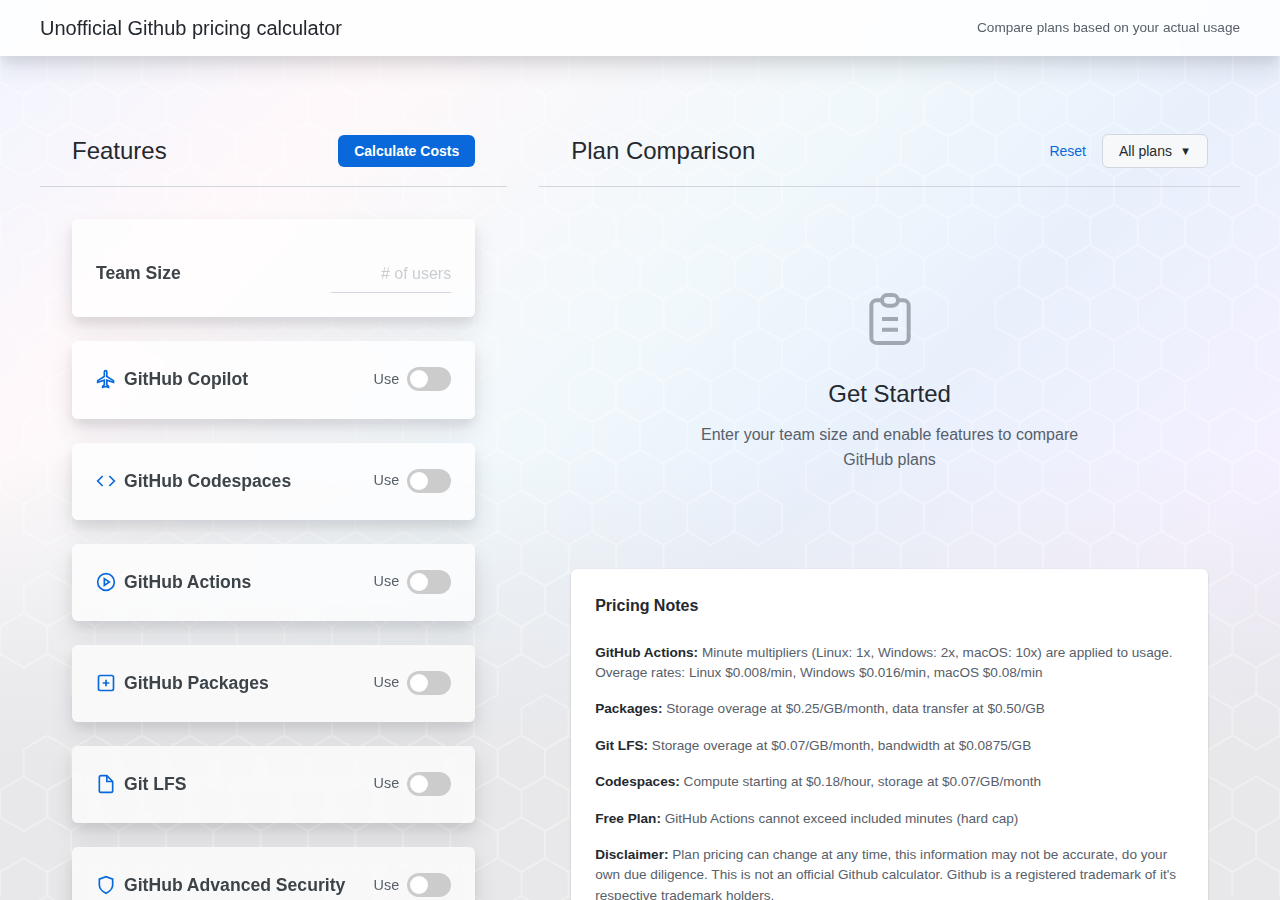
<file: index.html>
<!DOCTYPE html>
<html lang="en">
<head>
    <meta charset="UTF-8">
    <meta name="viewport" content="width=device-width, initial-scale=1.0">
    <title>GitHub Pricing Calculator</title>
    <link rel="stylesheet" href="styles.css">
</head>
<body>
    <header class="app-header">
        <div class="header-content">
            <h1>Unofficial Github pricing calculator</h1>
            <p class="subtitle">Compare plans based on your actual usage</p>
        </div>
    </header>

    <div class="container">

        <div class="calculator-grid">
            <!-- Usage Input Panel -->
            <div class="panel usage-panel">
                <div class="panel-header">
                    <h2>Features</h2>
                    <button id="calculate-btn" class="btn-calculate">Calculate Costs</button>
                </div>
                <div class="panel-content">

                <div class="section team-size-section" data-section="team-size">
                    <div class="team-size-header">
                        <h3>Team Size</h3>
                        <input type="number" id="users" class="team-size-input" placeholder="# of users" min="1" max="10000">
                    </div>
                    <span class="validation-warning" id="team-size-warning" style="display: none;">Please enter team size to calculate costs</span>
                </div>

                <div class="section collapsed" data-section="copilot">
                    <div class="section-header-wrapper">
                        <h3>
                            <svg class="section-icon" width="20" height="20" viewBox="0 0 24 24" fill="none" stroke="currentColor" stroke-width="2">
                                <path d="M21 16v-2l-8-5V3.5c0-.83-.67-1.5-1.5-1.5S10 2.67 10 3.5V9l-8 5v2l8-2.5V19l-2 1.5V22l3.5-1 3.5 1v-1.5L13 19v-5.5l8 2.5z"></path>
                            </svg>
                            GitHub Copilot
                        </h3>
                        <div class="section-checkbox-wrapper">
                            <label class="section-checkbox-label" for="toggle-copilot">Use</label>
                            <label class="toggle-switch">
                                <input type="checkbox" class="section-checkbox" id="toggle-copilot">
                                <span class="toggle-slider"></span>
                            </label>
                        </div>
                    </div>
                    <div class="section-info">
                        AI-powered code completion and chat assistance. Plans start at Free for individuals, $19/month for organizations
                    </div>
                    <div class="section-content">
                        <!-- Collapse Toggle -->
                        <div class="section-collapse-toggle">
                            <span class="collapse-line"></span>
                            <button type="button" class="collapse-chevron" aria-label="Toggle section">▼</button>
                            <span class="collapse-line"></span>
                        </div>

                        <!-- Summary when collapsed -->
                        <div class="section-summary" style="display: none;">
                            <span id="copilot-summary">Not configured</span>
                        </div>

                        <!-- Main content -->
                        <div class="section-main-content">
                        <!-- Number of Copilot Users -->
                        <div class="input-group" style="margin-bottom: 1.5rem;">
                            <label for="copilot-users">Number of Copilot Users</label>
                            <input type="number" id="copilot-users" placeholder="Leave blank to use team size" min="0" max="100000">
                            <span class="validation-error" id="copilot-users-error" style="display: none;">Cannot exceed team size</span>
                        </div>

                        <!-- Individual Plans -->
                        <div id="copilot-individual-plans" class="copilot-plans-section">
                            <h4 class="copilot-section-title">Individual Plans</h4>
                            <div class="copilot-plan-options">
                                <label class="copilot-plan-option">
                                    <input type="radio" name="copilot-plan" value="individual-free" id="copilot-individual-free">
                                    <div class="copilot-plan-details">
                                        <div class="copilot-plan-name">Free</div>
                                        <div class="copilot-plan-description">2,000 completions and 50 chat requests per month</div>
                                        <div class="copilot-plan-price">$0.00 USD/month</div>
                                    </div>
                                </label>
                                <label class="copilot-plan-option">
                                    <input type="radio" name="copilot-plan" value="individual-pro" id="copilot-individual-pro">
                                    <div class="copilot-plan-details">
                                        <div class="copilot-plan-name">Pro</div>
                                        <div class="copilot-plan-description">Unlimited code completion, chat assistance, and mobile access</div>
                                        <div class="copilot-plan-price">$10.00 USD/month</div>
                                    </div>
                                </label>
                                <label class="copilot-plan-option">
                                    <input type="radio" name="copilot-plan" value="individual-pro-plus" id="copilot-individual-pro-plus">
                                    <div class="copilot-plan-details">
                                        <div class="copilot-plan-name">Pro+</div>
                                        <div class="copilot-plan-description">Maximum flexibility and model choice</div>
                                        <div class="copilot-plan-price">$39.00 USD/month</div>
                                    </div>
                                </label>
                            </div>
                            <div id="copilot-individual-disabled-message" class="copilot-disabled-message" style="display: none;">
                                Individual plans are only available for a single user. Set Number of Copilot Users to 1 or less.
                            </div>
                        </div>

                        <!-- Organization Plans -->
                        <div class="copilot-plans-section">
                            <h4 class="copilot-section-title">Organization Plans</h4>
                            <div class="copilot-plan-options">
                                <label class="copilot-plan-option">
                                    <input type="radio" name="copilot-plan" value="org-business" id="copilot-org-business">
                                    <div class="copilot-plan-details">
                                        <div class="copilot-plan-name">Business</div>
                                        <div class="copilot-plan-description">Team-wide AI pair programming with enterprise-grade security and management</div>
                                        <div class="copilot-plan-price">$19.00 USD/month per developer</div>
                                    </div>
                                </label>
                                <label class="copilot-plan-option">
                                    <input type="radio" name="copilot-plan" value="org-enterprise" id="copilot-org-enterprise">
                                    <div class="copilot-plan-details">
                                        <div class="copilot-plan-name">Enterprise</div>
                                        <div class="copilot-plan-description">Custom deployment with advanced security, compliance, and policy controls</div>
                                        <div class="copilot-plan-price">$39.00 USD/month per developer</div>
                                    </div>
                                </label>
                            </div>
                        </div>

                        <!-- Overage Fees -->
                        <div class="copilot-plans-section">
                            <h4 class="copilot-section-title">Overage Fees</h4>
                            <p class="copilot-overage-description">GitHub Copilot requests exceeding the plan's request limit. See the GitHub Copilot documentation for details.</p>
                            <div class="input-group">
                                <label for="copilot-overage-requests">Overage requests per month ($0.04 USD per request)</label>
                                <input type="number" id="copilot-overage-requests" placeholder="0" min="0" max="1000000">
                            </div>
                        </div>
                        </div><!-- end section-main-content -->
                    </div>
                </div>

                <div class="section collapsed" data-section="codespaces">
                    <div class="section-header-wrapper">
                        <h3>
                            <svg class="section-icon" width="20" height="20" viewBox="0 0 24 24" fill="none" stroke="currentColor" stroke-width="2">
                                <polyline points="16 18 22 12 16 6"></polyline>
                                <polyline points="8 6 2 12 8 18"></polyline>
                            </svg>
                            GitHub Codespaces
                        </h3>
                        <div class="section-checkbox-wrapper">
                            <label class="section-checkbox-label" for="toggle-codespaces">Use</label>
                            <label class="toggle-switch">
                                <input type="checkbox" class="section-checkbox" id="toggle-codespaces">
                                <span class="toggle-slider"></span>
                            </label>
                        </div>
                    </div>
                    <div class="section-info">
                        Compute from $0.18/hour (2-core), Storage $0.07/GB/month
                    </div>
                    <div class="section-content">
                        <!-- Collapse Toggle -->
                        <div class="section-collapse-toggle">
                            <span class="collapse-line"></span>
                            <button type="button" class="collapse-chevron" aria-label="Toggle section">▼</button>
                            <span class="collapse-line"></span>
                        </div>

                        <!-- Summary when collapsed -->
                        <div class="section-summary" style="display: none;">
                            <span id="codespaces-summary">Not configured</span>
                        </div>

                        <!-- Main content -->
                        <div class="section-main-content">
                        <div id="codespaces-container">
                            <!-- Codespace machine configurations will be added here -->
                        </div>
                        <div class="button-container-right">
                            <button type="button" id="add-codespace-btn-bottom" class="btn-secondary">+ Add Machine</button>
                        </div>
                        <div class="input-group">
                            <label for="stored-codespaces">Stored Codespaces per Developer</label>
                            <input type="number" id="stored-codespaces" placeholder="e.g. 3" min="0" max="100">
                        </div>
                        <div class="input-group">
                            <label for="avg-project-size">Average Project Size (GB)</label>
                            <input type="number" id="avg-project-size" placeholder="e.g. 10" min="0" max="1000" step="0.1">
                        </div>
                        <div id="total-codespaces-usage" class="usage-summary hidden">
                            <strong>Total Monthly Storage:</strong>
                            <span id="total-storage-gb"></span> GB
                        </div>
                        </div><!-- end section-main-content -->
                    </div>
                </div>

                <div class="section collapsed" data-section="actions">
                    <div class="section-header-wrapper">
                        <h3>
                            <svg class="section-icon" width="20" height="20" viewBox="0 0 24 24" fill="none" stroke="currentColor" stroke-width="2">
                                <circle cx="12" cy="12" r="10"></circle>
                                <polygon points="10 8 16 12 10 16 10 8"></polygon>
                            </svg>
                            GitHub Actions
                        </h3>
                        <div class="section-checkbox-wrapper">
                            <label class="section-checkbox-label" for="toggle-actions">Use</label>
                            <label class="toggle-switch">
                                <input type="checkbox" class="section-checkbox" id="toggle-actions">
                                <span class="toggle-slider"></span>
                            </label>
                        </div>
                    </div>
                    <div class="section-info">
                        Minute multipliers: Linux 1x, Windows 2x, macOS 10x. Overage: Linux $0.008/min, Windows $0.016/min, macOS $0.08/min
                    </div>
                    <div class="section-content">
                        <!-- Collapse Toggle -->
                        <div class="section-collapse-toggle">
                            <span class="collapse-line"></span>
                            <button type="button" class="collapse-chevron" aria-label="Toggle section">▼</button>
                            <span class="collapse-line"></span>
                        </div>

                        <!-- Summary when collapsed -->
                        <div class="section-summary" style="display: none;">
                            <span id="actions-summary">Not configured</span>
                        </div>

                        <!-- Main content -->
                        <div class="section-main-content">
                        <div class="toggle-option">
                            <span class="toggle-label">Primarily Public Repositories</span>
                            <div class="toggle-wrapper">
                                <label class="toggle-switch">
                                    <input type="checkbox" id="public-repos">
                                    <span class="toggle-slider"></span>
                                </label>
                            </div>
                        </div>
                        <div id="runners-container">
                            <!-- Runner configurations will be added here -->
                        </div>
                        <div class="button-container-right">
                            <button type="button" id="add-runner-btn-bottom" class="btn-secondary">+ Add Runner</button>
                        </div>
                        <div id="total-actions-usage" class="usage-summary hidden">
                            <strong>Total Monthly Usage:</strong>
                            <span id="total-actual-minutes"></span> actual minutes =
                            <span id="total-billed-minutes"></span> billed minutes
                        </div>
                        </div><!-- end section-main-content -->
                    </div>
                </div>

                <div class="section collapsed" data-section="packages">
                    <div class="section-header-wrapper">
                        <h3>
                            <svg class="section-icon" width="20" height="20" viewBox="0 0 24 24" fill="none" stroke="currentColor" stroke-width="2">
                                <rect x="3" y="3" width="18" height="18" rx="2"></rect>
                                <path d="M12 8v8M8 12h8"></path>
                            </svg>
                            GitHub Packages
                        </h3>
                        <div class="section-checkbox-wrapper">
                            <label class="section-checkbox-label" for="toggle-packages">Use</label>
                            <label class="toggle-switch">
                                <input type="checkbox" class="section-checkbox" id="toggle-packages">
                                <span class="toggle-slider"></span>
                            </label>
                        </div>
                    </div>
                    <div class="section-info">
                        Storage $0.25/GB/month, Data transfer $0.50/GB
                    </div>
                    <div class="section-content">
                        <!-- Collapse Toggle -->
                        <div class="section-collapse-toggle">
                            <span class="collapse-line"></span>
                            <button type="button" class="collapse-chevron" aria-label="Toggle section">▼</button>
                            <span class="collapse-line"></span>
                        </div>

                        <!-- Summary when collapsed -->
                        <div class="section-summary" style="display: none;">
                            <span id="packages-summary">Not configured</span>
                        </div>

                        <!-- Main content -->
                        <div class="section-main-content">
                        <div class="input-group">
                            <label for="package-storage">Storage Needed (GB)</label>
                            <input type="number" id="package-storage" placeholder="0" min="0" max="10000" step="0.1">
                        </div>
                        <div class="input-group">
                            <label for="package-transfer">Data Transfer per Month (GB)</label>
                            <input type="number" id="package-transfer" placeholder="0" min="0" max="10000" step="0.1">
                        </div>
                        </div><!-- end section-main-content -->
                    </div>
                </div>

                <div class="section collapsed" data-section="lfs">
                    <div class="section-header-wrapper">
                        <h3>
                            <svg class="section-icon" width="20" height="20" viewBox="0 0 24 24" fill="none" stroke="currentColor" stroke-width="2">
                                <path d="M13 2H6a2 2 0 0 0-2 2v16a2 2 0 0 0 2 2h12a2 2 0 0 0 2-2V9z"></path>
                                <polyline points="13 2 13 9 20 9"></polyline>
                            </svg>
                            Git LFS
                        </h3>
                        <div class="section-checkbox-wrapper">
                            <label class="section-checkbox-label" for="toggle-lfs">Use</label>
                            <label class="toggle-switch">
                                <input type="checkbox" class="section-checkbox" id="toggle-lfs">
                                <span class="toggle-slider"></span>
                            </label>
                        </div>
                    </div>
                    <div class="section-info">
                        Free tier varies by plan. Additional storage $0.07/GiB, additional data transfer out $0.0875/GiB
                    </div>
                    <div class="section-content">
                        <!-- Collapse Toggle -->
                        <div class="section-collapse-toggle">
                            <span class="collapse-line"></span>
                            <button type="button" class="collapse-chevron" aria-label="Toggle section">▼</button>
                            <span class="collapse-line"></span>
                        </div>

                        <!-- Summary when collapsed -->
                        <div class="section-summary" style="display: none;">
                            <span id="lfs-summary">Not configured</span>
                        </div>

                        <!-- Main content -->
                        <div class="section-main-content">
                        <p class="lfs-description">In the future, Git LFS will switch to metered billing.</p>
                        <div class="lfs-free-tiers">
                            <div class="free-tier-item">
                                <strong>Free plan:</strong> First 10 GiB storage and bandwidth free each month
                            </div>
                            <div class="free-tier-item">
                                <strong>Pro plan:</strong> First 10 GiB storage and bandwidth free each month
                            </div>
                            <div class="free-tier-item">
                                <strong>Teams or Enterprise plan:</strong> First 250 GiB storage and bandwidth free each month
                            </div>
                        </div>
                        <div class="input-group">
                            <label for="lfs-storage">Storage Needed (GiB)</label>
                            <input type="number" id="lfs-storage" placeholder="0" min="0" max="10000" step="0.1">
                        </div>
                        <div class="input-group">
                            <label for="lfs-bandwidth">Bandwidth per Month (GiB)</label>
                            <input type="number" id="lfs-bandwidth" placeholder="0" min="0" max="10000" step="0.1">
                        </div>
                        </div><!-- end section-main-content -->
                    </div>
                </div>

                <div class="section collapsed" data-section="ghas">
                    <div class="section-header-wrapper">
                        <h3>
                            <svg class="section-icon" width="20" height="20" viewBox="0 0 24 24" fill="none" stroke="currentColor" stroke-width="2">
                                <path d="M12 22s8-4 8-10V5l-8-3-8 3v7c0 6 8 10 8 10z"></path>
                            </svg>
                            GitHub Advanced Security
                        </h3>
                        <div class="section-checkbox-wrapper">
                            <label class="section-checkbox-label" for="toggle-ghas">Use</label>
                            <label class="toggle-switch">
                                <input type="checkbox" class="section-checkbox" id="toggle-ghas">
                                <span class="toggle-slider"></span>
                            </label>
                        </div>
                    </div>
                    <div class="section-info">
                        Secure code, from blueprint to execution. Code Security $30/committer, Secret Protection $19/committer
                    </div>
                    <div class="section-content">
                        <!-- Collapse Toggle -->
                        <div class="section-collapse-toggle">
                            <span class="collapse-line"></span>
                            <button type="button" class="collapse-chevron" aria-label="Toggle section">▼</button>
                            <span class="collapse-line"></span>
                        </div>

                        <!-- Summary when collapsed -->
                        <div class="section-summary" style="display: none;">
                            <span id="ghas-summary">Not configured</span>
                        </div>

                        <!-- Main content -->
                        <div class="section-main-content">
                        <p class="ghas-description">Customers pay for unique committers (contributors) that work on Private repositories for which a GitHub Advanced Security product is enabled. Every committer who has contributed to a repository in the last 90 days counts towards the total committer count. Please specify how many committers you expect to be working on your private repositories:</p>
                        <div class="input-group">
                            <label for="ghas-committers">Number of Committers</label>
                            <input type="number" id="ghas-committers" placeholder="Leave blank to use team size" min="0" max="10000">
                            <span class="validation-error" id="ghas-committers-error" style="display: none;">Cannot exceed team size</span>
                        </div>
                        <div class="ghas-products">
                            <div class="toggle-option">
                                <span class="toggle-label">Code Security - $30.00 USD/committer</span>
                                <div class="toggle-wrapper">
                                    <label class="toggle-label-text" for="ghas-code-security">Enable</label>
                                    <label class="toggle-switch">
                                        <input type="checkbox" id="ghas-code-security">
                                        <span class="toggle-slider"></span>
                                    </label>
                                </div>
                            </div>
                            <div class="toggle-option">
                                <span class="toggle-label">Secret Protection - $19.00 USD/committer</span>
                                <div class="toggle-wrapper">
                                    <label class="toggle-label-text" for="ghas-secret-protection">Enable</label>
                                    <label class="toggle-switch">
                                        <input type="checkbox" id="ghas-secret-protection">
                                        <span class="toggle-slider"></span>
                                    </label>
                                </div>
                            </div>
                        </div>
                        </div><!-- end section-main-content -->
                    </div>
                </div>

                <div class="section collapsed" data-section="other-features">
                    <div class="section-header-wrapper">
                        <h3>
                            <svg class="section-icon" width="20" height="20" viewBox="0 0 24 24" fill="none" stroke="currentColor" stroke-width="2">
                                <polyline points="20 6 9 17 4 12"></polyline>
                            </svg>
                            Other Feature Options
                        </h3>
                        <div class="section-checkbox-wrapper">
                            <label class="section-checkbox-label" for="toggle-other-features">Use</label>
                            <label class="toggle-switch">
                                <input type="checkbox" class="section-checkbox" id="toggle-other-features">
                                <span class="toggle-slider"></span>
                            </label>
                        </div>
                    </div>
                    <div class="section-info">
                        Track additional features that affect plan availability
                    </div>
                    <div class="section-content">
                        <!-- Collapse Toggle -->
                        <div class="section-collapse-toggle">
                            <span class="collapse-line"></span>
                            <button type="button" class="collapse-chevron" aria-label="Toggle section">▼</button>
                            <span class="collapse-line"></span>
                        </div>

                        <!-- Summary when collapsed -->
                        <div class="section-summary" style="display: none;">
                            <span id="other-features-summary">Not configured</span>
                        </div>

                        <!-- Main content -->
                        <div class="section-main-content">
                        <p class="feature-description">Select features your team needs. Features show availability by plan tier.</p>

                        <div class="feature-checkboxes">
                            <!-- Repository & Code Review Features -->
                            <h4 class="feature-category-header">Repository & Code Review Features</h4>

                            <label class="feature-checkbox-item">
                                <input type="checkbox" id="feature-repo-rules">
                                <span class="feature-label">Repository rules <span class="feature-note">All plans. Free plan: Public repos only</span></span>
                            </label>

                            <label class="feature-checkbox-item">
                                <input type="checkbox" id="feature-code-owners">
                                <span class="feature-label">Code owners <span class="feature-note">All plans. Free plan: Public repos only</span></span>
                            </label>

                            <label class="feature-checkbox-item">
                                <input type="checkbox" id="feature-draft-pr">
                                <span class="feature-label">Draft pull requests <span class="feature-note">All plans. Free plan: Public repos only</span></span>
                            </label>

                            <label class="feature-checkbox-item">
                                <input type="checkbox" id="feature-multiple-pr-assignees">
                                <span class="feature-label">Multiple pull request assignees <span class="feature-note">All plans. Free plan: Public repos only</span></span>
                            </label>

                            <label class="feature-checkbox-item">
                                <input type="checkbox" id="feature-repository-insights">
                                <span class="feature-label">Repository insights <span class="feature-note">All plans. Free plan: Public repos only</span></span>
                            </label>

                            <label class="feature-checkbox-item">
                                <input type="checkbox" id="feature-scheduled-reminders">
                                <span class="feature-label">Scheduled reminders <span class="feature-note">All plans. Free plan: Public repos only</span></span>
                            </label>

                            <label class="feature-checkbox-item">
                                <input type="checkbox" id="feature-auto-code-review">
                                <span class="feature-label">Automatic code review assignment <span class="feature-note">All plans. Free plan: Public repos only</span></span>
                            </label>

                            <label class="feature-checkbox-item">
                                <input type="checkbox" id="feature-environment-protection">
                                <span class="feature-label">Environment protection rules <span class="feature-note">Enterprise (All repos). All others: Public repos only</span></span>
                            </label>

                            <label class="feature-checkbox-item">
                                <input type="checkbox" id="feature-environment-deployment">
                                <span class="feature-label">Environment deployment branches and secrets <span class="feature-note">Pro plans and up</span></span>
                            </label>

                            <label class="feature-checkbox-item">
                                <input type="checkbox" id="feature-multiple-reviewers">
                                <span class="feature-label">Multiple reviewers in pull requests <span class="feature-note">Pro plans and up</span></span>
                            </label>

                            <label class="feature-checkbox-item">
                                <input type="checkbox" id="feature-required-reviewers">
                                <span class="feature-label">Required reviewers <span class="feature-note">Pro plans and up</span></span>
                            </label>

                            <!-- Collaboration -->
                            <h4 class="feature-category-header">Collaboration</h4>

                            <label class="feature-checkbox-item">
                                <input type="checkbox" id="feature-pages-wikis">
                                <span class="feature-label">Pages and wikis <span class="feature-note">All plans. Free plan: Public repos only</span></span>
                            </label>

                            <label class="feature-checkbox-item">
                                <input type="checkbox" id="feature-multiple-issue-assignees">
                                <span class="feature-label">Multiple issue assignees <span class="feature-note">All plans. Free plan: Public repos only</span></span>
                            </label>

                            <!-- Secret Protection -->
                            <h4 class="feature-category-header">Secret Protection</h4>
                            <p class="feature-category-description">Requires Secret Protection add-on in GitHub Advanced Security</p>

                            <label class="feature-checkbox-item">
                                <input type="checkbox" id="feature-push-protection">
                                <span class="feature-label">Push protection <span class="feature-note">Pro plans and up (add-on). Free plan: Public repos only</span></span>
                            </label>

                            <label class="feature-checkbox-item">
                                <input type="checkbox" id="feature-secret-scanning">
                                <span class="feature-label">Secret scanning <span class="feature-note">Pro plans and up (add-on). Free plan: Public repos only</span></span>
                            </label>

                            <label class="feature-checkbox-item">
                                <input type="checkbox" id="feature-provider-patterns">
                                <span class="feature-label">Provider patterns <span class="feature-note">Pro plans and up (add-on). Free plan: Public repos only</span></span>
                            </label>

                            <label class="feature-checkbox-item">
                                <input type="checkbox" id="feature-validity-checks">
                                <span class="feature-label">Validity checks <span class="feature-note">Pro plans and up (add-on)</span></span>
                            </label>

                            <label class="feature-checkbox-item">
                                <input type="checkbox" id="feature-copilot-secret-scanning">
                                <span class="feature-label">Copilot secret scanning <span class="feature-note">Pro plans and up (add-on)</span></span>
                            </label>

                            <label class="feature-checkbox-item">
                                <input type="checkbox" id="feature-generic-patterns">
                                <span class="feature-label">Generic patterns <span class="feature-note">Pro plans and up (add-on)</span></span>
                            </label>

                            <label class="feature-checkbox-item">
                                <input type="checkbox" id="feature-custom-patterns">
                                <span class="feature-label">Custom patterns <span class="feature-note">Pro plans and up (add-on)</span></span>
                            </label>

                            <label class="feature-checkbox-item">
                                <input type="checkbox" id="feature-push-protection-bypass">
                                <span class="feature-label">Push protection bypass controls <span class="feature-note">Pro plans and up (add-on)</span></span>
                            </label>

                            <label class="feature-checkbox-item">
                                <input type="checkbox" id="feature-security-insights">
                                <span class="feature-label">Insights in security overview <span class="feature-note">Pro plans and up (add-on)</span></span>
                            </label>

                            <label class="feature-checkbox-item">
                                <input type="checkbox" id="feature-scan-history-api">
                                <span class="feature-label">Scan history API <span class="feature-note">Pro plans and up (add-on)</span></span>
                            </label>

                            <!-- Code Security -->
                            <h4 class="feature-category-header">Code Security</h4>
                            <p class="feature-category-description">Requires Code Security add-on in GitHub Advanced Security</p>

                            <label class="feature-checkbox-item">
                                <input type="checkbox" id="feature-copilot-autofix">
                                <span class="feature-label">Copilot Autofix <span class="feature-note">Pro plans and up (add-on). Free plan: Public repos only</span></span>
                            </label>

                            <label class="feature-checkbox-item">
                                <input type="checkbox" id="feature-third-party-extensibility">
                                <span class="feature-label">Third party extensibility for code scanning <span class="feature-note">Pro plans and up (add-on). Free plan: Public repos only</span></span>
                            </label>

                            <label class="feature-checkbox-item">
                                <input type="checkbox" id="feature-contextual-vuln">
                                <span class="feature-label">Contextual vulnerability intelligence <span class="feature-note">Pro plans and up (add-on). Free plan: Public repos only</span></span>
                            </label>

                            <label class="feature-checkbox-item">
                                <input type="checkbox" id="feature-codeql">
                                <span class="feature-label">CodeQL <span class="feature-note">Pro plans and up (add-on). Free plan: Public repos only</span></span>
                            </label>

                            <label class="feature-checkbox-item">
                                <input type="checkbox" id="feature-security-campaigns">
                                <span class="feature-label">Security campaigns <span class="feature-note">Pro plans and up (add-on)</span></span>
                            </label>

                            <label class="feature-checkbox-item">
                                <input type="checkbox" id="feature-dependabot-custom-rules">
                                <span class="feature-label">Dependabot custom auto-triage rules <span class="feature-note">Pro plans and up (add-on)</span></span>
                            </label>

                            <!-- Platform Security and Compliance -->
                            <h4 class="feature-category-header">Platform Security and Compliance</h4>

                            <label class="feature-checkbox-item">
                                <input type="checkbox" id="feature-artifact-attestations">
                                <span class="feature-label">Artifact attestations <span class="feature-note">Enterprise (All repos). All others: Public repos only</span></span>
                            </label>

                            <label class="feature-checkbox-item">
                                <input type="checkbox" id="feature-required-2fa">
                                <span class="feature-label">Required 2FA <span class="feature-note">All plans</span></span>
                            </label>

                            <label class="feature-checkbox-item">
                                <input type="checkbox" id="feature-audit-log">
                                <span class="feature-label">Audit log <span class="feature-note">Pro plans and up</span></span>
                            </label>

                            <label class="feature-checkbox-item">
                                <input type="checkbox" id="feature-audit-log-api">
                                <span class="feature-label">Audit log API <span class="feature-note">Enterprise only</span></span>
                            </label>

                            <label class="feature-checkbox-item">
                                <input type="checkbox" id="feature-github-connect">
                                <span class="feature-label">GitHub Connect <span class="feature-note">Enterprise only</span></span>
                            </label>

                            <label class="feature-checkbox-item">
                                <input type="checkbox" id="feature-saml-sso">
                                <span class="feature-label">SAML single sign-on (SSO) <span class="feature-note">Enterprise only</span></span>
                            </label>

                            <label class="feature-checkbox-item">
                                <input type="checkbox" id="feature-ldap">
                                <span class="feature-label">LDAP <span class="feature-note">Enterprise Server only</span></span>
                            </label>

                            <label class="feature-checkbox-item">
                                <input type="checkbox" id="feature-ip-allow-list">
                                <span class="feature-label">IP allow list <span class="feature-note">Enterprise Cloud only</span></span>
                            </label>

                            <label class="feature-checkbox-item">
                                <input type="checkbox" id="feature-data-residency">
                                <span class="feature-label">Data residency <span class="feature-note">Enterprise only</span></span>
                            </label>

                            <label class="feature-checkbox-item">
                                <input type="checkbox" id="feature-emu">
                                <span class="feature-label">Enterprise Managed Users <span class="feature-note">Enterprise only</span></span>
                            </label>

                            <label class="feature-checkbox-item">
                                <input type="checkbox" id="feature-scim">
                                <span class="feature-label">User provisioning through SCIM <span class="feature-note">Enterprise only</span></span>
                            </label>

                            <label class="feature-checkbox-item">
                                <input type="checkbox" id="feature-enterprise-account">
                                <span class="feature-label">Enterprise Account (multi-org management) <span class="feature-note">Enterprise only</span></span>
                            </label>

                            <label class="feature-checkbox-item">
                                <input type="checkbox" id="feature-soc-reports">
                                <span class="feature-label">SOC1, SOC2 type 2 reports <span class="feature-note">Enterprise only</span></span>
                            </label>

                            <label class="feature-checkbox-item">
                                <input type="checkbox" id="feature-fedramp">
                                <span class="feature-label">FedRAMP Tailored ATO <span class="feature-note">Enterprise only</span></span>
                            </label>

                            <!-- Marketplace and Integrations -->
                            <h4 class="feature-category-header">Marketplace and Integrations</h4>

                            <label class="feature-checkbox-item">
                                <input type="checkbox" id="feature-pre-receive-hooks">
                                <span class="feature-label">Pre-receive hooks <span class="feature-note">Enterprise Server only</span></span>
                            </label>

                            <!-- Support and Deployment -->
                            <h4 class="feature-category-header">Support and Deployment</h4>

                            <label class="feature-checkbox-item">
                                <input type="checkbox" id="feature-standard-support">
                                <span class="feature-label">Standard Support (Web) <span class="feature-note">Pro plans and up</span></span>
                            </label>

                            <label class="feature-checkbox-item">
                                <input type="checkbox" id="feature-premium-support">
                                <span class="feature-label">Premium/Premium Plus Support <span class="feature-note">Enterprise only (add-on)</span></span>
                            </label>

                            <label class="feature-checkbox-item">
                                <input type="checkbox" id="feature-invoice-billing">
                                <span class="feature-label">Invoice billing <span class="feature-note">Enterprise only</span></span>
                            </label>

                            <label class="feature-checkbox-item">
                                <input type="checkbox" id="feature-self-hosted">
                                <span class="feature-label">Self-hosted deployment <span class="feature-note">Enterprise Server only</span></span>
                            </label>
                        </div>
                        </div><!-- end section-main-content -->
                    </div>
                </div>

                <div class="section content-collapsed" data-section="common-features">
                    <div class="section-header-wrapper">
                        <h3>
                            Features Common to All Plans
                        </h3>
                    </div>
                    <div class="section-info">
                        Core features available on all GitHub plans
                    </div>
                    <div class="section-content">
                        <!-- Collapse Toggle -->
                        <div class="section-collapse-toggle">
                            <span class="collapse-line"></span>
                            <button type="button" class="collapse-chevron" aria-label="Toggle section">▼</button>
                            <span class="collapse-line"></span>
                        </div>

                        <!-- Main content -->
                        <div class="section-main-content">
                        <p class="feature-description">These features are included in all GitHub plans (Free, Pro, Team, and Enterprise):</p>
                        <div class="common-features-list">
                            <div class="feature-category">
                                <h4>Code Management</h4>
                                <ul>
                                    <li>Unlimited public repositories</li>
                                    <li>Unlimited private repositories</li>
                                    <li>Code reviews</li>
                                    <li>Pull requests</li>
                                </ul>
                            </div>
                            <div class="feature-category">
                                <h4>Collaboration</h4>
                                <ul>
                                    <li>Issues and milestones</li>
                                    <li>Projects</li>
                                    <li>Team discussions</li>
                                    <li>Organization and team management</li>
                                    <li>Unlimited collaborators for public repositories</li>
                                </ul>
                            </div>
                            <div class="feature-category">
                                <h4>Security</h4>
                                <ul>
                                    <li>GitHub Security Advisories</li>
                                    <li>Dependabot version updates</li>
                                    <li>Dependabot security updates</li>
                                    <li>Dependency graph</li>
                                </ul>
                            </div>
                            <div class="feature-category">
                                <h4>Support</h4>
                                <ul>
                                    <li>Community Support</li>
                                </ul>
                            </div>
                        </div>
                        </div><!-- end section-main-content -->
                    </div>
                </div>

                </div><!-- end panel-content -->
            </div>

            <!-- Plan Comparison Panel -->
            <div class="panel comparison-panel">
                <div class="panel-header">
                    <h2>Plan Comparison</h2>
                    <div class="plan-visibility-controls">
                        <span id="unavailable-status" class="unavailable-status"></span>
                        <a href="#" id="reset-visibility" class="reset-link">Reset</a>
                        <div class="plan-visibility-dropdown">
                            <button id="plan-visibility-toggle" class="plan-visibility-button">
                                <span id="visibility-summary">All plans</span>
                                <span class="dropdown-arrow">▼</span>
                            </button>
                            <div id="plan-visibility-menu" class="plan-visibility-menu hidden">
                                <label class="plan-visibility-item">
                                    <input type="checkbox" data-plan="free" checked>
                                    <span>Free</span>
                                </label>
                                <label class="plan-visibility-item">
                                    <input type="checkbox" data-plan="pro" checked>
                                    <span>Pro</span>
                                </label>
                                <label class="plan-visibility-item">
                                    <input type="checkbox" data-plan="team" checked>
                                    <span>Team</span>
                                </label>
                                <label class="plan-visibility-item">
                                    <input type="checkbox" data-plan="enterprise" checked>
                                    <span>Enterprise</span>
                                </label>
                                <div class="plan-visibility-divider"></div>
                                <label class="plan-visibility-item">
                                    <input type="checkbox" id="hide-unavailable-plans">
                                    <span>Hide unavailable plans</span>
                                </label>
                            </div>
                        </div>
                    </div>
                </div>
                <div class="panel-content">

                <div id="recommendation" class="recommendation hidden">
                    <div class="recommendation-content">
                        <h3>Recommended Plan</h3>
                        <p id="recommendation-text"></p>
                        <p class="pricing-link">
                            <a href="https://github.com/pricing" target="_blank" rel="noopener noreferrer">View official GitHub pricing details →</a>
                        </p>
                    </div>
                </div>

                <div class="plans-grid" id="plans-grid">
                    <!-- Plans will be dynamically inserted here -->
                </div>

                <div class="pricing-notes">
                    <h4>Pricing Notes</h4>
                    <ul>
                        <li><strong>GitHub Actions:</strong> Minute multipliers (Linux: 1x, Windows: 2x, macOS: 10x) are applied to usage. Overage rates: Linux $0.008/min, Windows $0.016/min, macOS $0.08/min</li>
                        <li><strong>Packages:</strong> Storage overage at $0.25/GB/month, data transfer at $0.50/GB</li>
                        <li><strong>Git LFS:</strong> Storage overage at $0.07/GB/month, bandwidth at $0.0875/GB</li>
                        <li><strong>Codespaces:</strong> Compute starting at $0.18/hour, storage at $0.07/GB/month</li>
                        <li><strong>Free Plan:</strong> GitHub Actions cannot exceed included minutes (hard cap)</li>
                    	<li><strong>Disclaimer:</strong> Plan pricing can change at any time, this information may not be accurate, do your own due diligence. This is not an official Github calculator. Github is a registered trademark of it's respective trademark holders. 
</li>
                    </ul>
                </div>

                </div><!-- end panel-content -->
            </div>
        </div>
    </div>

    <script src="calculator.js"></script>
</body>
</html>
</file>
<file: styles.css>
* {
    margin: 0;
    padding: 0;
    box-sizing: border-box;
}

:root {
    --color-bg: #f6f8fa;
    --color-bg-secondary: #ffffff;
    --color-border: #d0d7de;
    --color-text: #24292f;
    --color-text-secondary: #57606a;
    --color-accent: #0969da;
    --color-accent-hover: #0550ae;
    --color-success: #1a7f37;
    --color-warning: #bf8700;
    --color-danger: #cf222e;
    --color-panel: #f6f8fa;
    --color-panel-hover: #ffffff;
    --border-radius: 6px;
    --spacing-unit: 16px;
    --shadow-sm: 0 1px 3px rgba(27, 31, 36, 0.12), 0 1px 2px rgba(27, 31, 36, 0.08);
    --shadow-md: 0 12px 24px rgba(27, 31, 36, 0.1), 0 6px 12px rgba(27, 31, 36, 0.08);
    --shadow-lg: 0 20px 40px rgba(27, 31, 36, 0.12), 0 10px 20px rgba(27, 31, 36, 0.1);
}

body {
    font-family: -apple-system, BlinkMacSystemFont, "Segoe UI", "Noto Sans", Helvetica, Arial, sans-serif;
    background-color: #f0f4ff;
    background-image:
        url('grid.svg'),
        linear-gradient(to bottom,
            transparent 0%,
            transparent 50%,
            rgba(232, 232, 234, 0.3) 60%,
            rgba(232, 232, 234, 0.8) 75%,
            rgba(232, 232, 234, 1) 85%),
        linear-gradient(135deg,
            #f0f4ff 0%,
            #fff8fa 20%,
            #f0f8fc 45%,
            #e8f0fc 60%,
            #f5f0ff 80%,
            #ede5ff 100%);
    color: var(--color-text);
    line-height: 1.6;
    height: 100vh;
    overflow: hidden;
    padding-top: 100px;
    padding-left: 1rem;
    padding-right: 1rem;
}

.container {
    max-width: 1200px;
    margin: 0 auto;
    height: calc(100vh - 100px);
}

.app-header {
    position: fixed;
    top: 0;
    left: 0;
    right: 0;
    background: rgba(255, 255, 255, 0.85);
    backdrop-filter: blur(10px);
    -webkit-backdrop-filter: blur(10px);
    box-shadow: var(--shadow-md);
    z-index: 1000;
    padding: 0.75rem 1rem;
}

.header-content {
    max-width: 1200px;
    margin: 0 auto;
    display: flex;
    justify-content: space-between;
    align-items: center;
    gap: 2rem;
}

.app-header h1 {
    font-family: "Inter", "Roboto", "Helvetica Neue", sans-serif;
    font-size: 1.25rem;
    color: var(--color-text);
    margin: 0;
    font-weight: 400;
}

.app-header .subtitle {
    font-family: "Inter", "Roboto", "Helvetica Neue", sans-serif;
    color: var(--color-text-secondary);
    font-size: 0.85rem;
    margin: 0;
    font-weight: 300;
    text-align: right;
    white-space: nowrap;
}

.calculator-grid {
    display: grid;
    grid-template-columns: 2fr 3fr;
    gap: 2rem;
    height: calc(100vh - 100px);
}

.panel {
    display: flex;
    flex-direction: column;
    height: 100%;
    overflow: hidden;
}

.panel-header {
    flex-shrink: 0;
    display: flex;
    justify-content: space-between;
    align-items: center;
    padding: 2rem 2rem 1rem 2rem;
    border-bottom: 1px solid var(--color-border);
}

.panel-header h2 {
    font-size: 1.5rem;
    color: var(--color-text);
    font-weight: 300;
}

.plan-visibility-controls {
    display: flex;
    align-items: center;
    gap: 1rem;
}

.unavailable-status {
    color: var(--color-text-secondary);
    font-size: 0.875rem;
    white-space: nowrap;
}

.reset-link {
    color: var(--color-accent);
    text-decoration: none;
    font-size: 0.875rem;
    white-space: nowrap;
}

.reset-link:hover {
    text-decoration: underline;
}

.plan-visibility-dropdown {
    position: relative;
}

.plan-visibility-button {
    display: flex;
    align-items: center;
    gap: 0.5rem;
    padding: 0.5rem 1rem;
    background: var(--color-panel);
    border: 1px solid var(--color-border);
    border-radius: var(--border-radius);
    color: var(--color-text);
    font-size: 0.875rem;
    cursor: pointer;
    white-space: nowrap;
}

.plan-visibility-button:hover {
    background: rgba(255, 255, 255, 0.9);
}

.dropdown-arrow {
    font-size: 0.7rem;
    transition: transform 0.2s;
}

.plan-visibility-button.open .dropdown-arrow {
    transform: rotate(180deg);
}

.plan-visibility-menu {
    position: absolute;
    top: calc(100% + 0.5rem);
    right: 0;
    background: white;
    border: 1px solid var(--color-border);
    border-radius: var(--border-radius);
    box-shadow: var(--shadow-lg);
    padding: 0.5rem;
    min-width: 150px;
    z-index: 100;
}

.plan-visibility-menu.hidden {
    display: none;
}

.plan-visibility-divider {
    height: 1px;
    background: var(--color-border);
    margin: 0.5rem 0;
}

.plan-visibility-item {
    display: flex;
    align-items: center;
    gap: 0.5rem;
    padding: 0.5rem;
    cursor: pointer;
    border-radius: var(--border-radius);
}

.plan-visibility-item:hover {
    background: rgba(0, 0, 0, 0.05);
}

.plan-visibility-item input[type="checkbox"] {
    cursor: pointer;
}

.panel-content {
    flex: 1;
    overflow-y: auto;
    padding: 2rem;
}

.section {
    margin-bottom: 1.5rem;
    background: rgba(255, 255, 255, 0.7);
    backdrop-filter: blur(10px);
    border: none;
    border-radius: var(--border-radius);
    padding: 1.5rem;
    box-shadow: var(--shadow-md);
    transition: all 0.3s ease;
}

.section:hover {
    box-shadow: var(--shadow-lg);
}

/* Team Size Section Styles */
.team-size-section {
    padding: 1.5rem;
}

.team-size-header {
    display: flex;
    justify-content: space-between;
    align-items: baseline;
    gap: 1rem;
}

.team-size-header h3 {
    margin: 0;
    flex: 1;
}

input.team-size-input {
    background: transparent !important;
    border: none !important;
    border-bottom: 1px solid var(--color-border) !important;
    border-radius: 0 !important;
    outline: none;
    font-size: 2.5rem !important;
    font-weight: 300 !important;
    color: var(--color-text);
    padding: 0 0 0.25rem 0 !important;
    width: 120px !important;
    max-width: 120px !important;
    text-align: right;
    transition: all 0.2s ease;
    -webkit-appearance: none;
    -moz-appearance: textfield;
    box-shadow: none !important;
}

input.team-size-input::-webkit-inner-spin-button,
input.team-size-input::-webkit-outer-spin-button {
    -webkit-appearance: none;
    margin: 0;
}

input.team-size-input::placeholder {
    color: var(--color-text-secondary);
    opacity: 0.25;
    font-weight: 400;
    font-size: 1rem;
}

input.team-size-input:focus {
    border: none !important;
    border-bottom: 2px solid var(--color-accent) !important;
    border-radius: 0 !important;
    box-shadow: none !important;
    background: transparent !important;
}

input.team-size-input:hover {
    border-bottom-color: var(--color-accent) !important;
    background: transparent !important;
    box-shadow: none !important;
}

.section-content {
    margin-top: 1.5rem;
    overflow: hidden;
    transition: max-height 0.3s ease-out, opacity 0.3s ease-out, margin-top 0.3s ease-out;
    max-height: 5000px;
    opacity: 1;
}

.section.collapsed .section-content {
    max-height: 0;
    opacity: 0;
    margin-top: 0;
}

/* Section Collapse Toggle */
.section-collapse-toggle {
    display: flex;
    align-items: center;
    justify-content: center;
    gap: 0.75rem;
    margin-bottom: 1.5rem;
    opacity: 1;
    transition: opacity 0.2s ease;
    overflow: visible;
    padding: 0.25rem 0;
}

.section.content-collapsed .section-collapse-toggle {
    margin-bottom: 0.75rem;
}

.collapse-line {
    flex: 1;
    height: 1px;
    background: var(--color-border);
}

.collapse-chevron {
    background: rgba(9, 105, 218, 0.1);
    border: none;
    color: var(--color-accent);
    font-size: 0.875rem;
    cursor: pointer;
    padding: 0.5rem;
    transition: all 0.2s ease;
    user-select: none;
    border-radius: 50%;
    width: 32px;
    height: 32px;
    display: flex;
    align-items: center;
    justify-content: center;
    transform: rotate(180deg);
}

.collapse-chevron:hover {
    background: rgba(9, 105, 218, 0.2);
    transform: rotate(180deg) scale(1.1);
}

.section.content-collapsed .collapse-chevron {
    transform: rotate(0deg);
}

.section.content-collapsed .collapse-chevron:hover {
    transform: rotate(0deg) scale(1.1);
}

/* Section Summary */
.section-summary {
    text-align: center;
    padding: 0.75rem 1rem;
    color: var(--color-text-secondary);
    font-size: 0.95rem;
    font-style: italic;
    background: rgba(0, 0, 0, 0.02);
    border-radius: var(--border-radius);
    margin-bottom: 1rem;
}

.section-main-content {
    transition: max-height 0.3s ease-out, opacity 0.3s ease-out;
    max-height: 5000px;
    opacity: 1;
    overflow: hidden;
}

.section.content-collapsed .section-main-content {
    max-height: 0;
    opacity: 0;
}

.section-header-wrapper {
    display: flex;
    justify-content: space-between;
    align-items: center;
    gap: 1rem;
}

.section h3 {
    font-size: 1.1rem;
    margin-bottom: 0;
    color: #3d4449;
    font-weight: 600;
    flex: 1;
    display: flex;
    align-items: center;
    gap: 0.5rem;
}

.section-icon {
    flex-shrink: 0;
    color: var(--color-accent);
}

.section-info {
    font-size: 0.85rem;
    color: var(--color-text-secondary);
    padding: 0.75rem 0;
    margin-top: 0.5rem;
    border-top: 1px solid var(--color-border);
    overflow: hidden;
    transition: max-height 0.3s ease-out, opacity 0.3s ease-out, margin-top 0.3s ease-out, padding 0.3s ease-out;
    max-height: 100px;
    opacity: 1;
}

.section.collapsed .section-info {
    max-height: 0;
    opacity: 0;
    margin-top: 0;
    padding-top: 0;
    padding-bottom: 0;
}

.section-checkbox-wrapper {
    display: flex;
    align-items: center;
    gap: 0.5rem;
}

.section-checkbox {
    width: 20px;
    height: 20px;
    cursor: pointer;
    accent-color: var(--color-accent);
}

.section-checkbox-label {
    font-size: 0.9rem;
    color: var(--color-text-secondary);
    cursor: pointer;
    user-select: none;
}

.toggle-option {
    display: flex;
    justify-content: space-between;
    align-items: center;
    padding: 1rem;
    background: rgba(9, 105, 218, 0.05);
    border: 1px solid var(--color-border);
    border-radius: var(--border-radius);
    margin-bottom: 1rem;
    transition: opacity 0.3s ease-out;
}

.toggle-label {
    font-size: 0.95rem;
    font-weight: 600;
    color: var(--color-text);
}

.toggle-wrapper {
    display: flex;
    align-items: center;
    gap: 0.5rem;
}

.toggle-label-text {
    font-size: 0.85rem;
    color: var(--color-text-secondary);
    user-select: none;
}

.ghas-description {
    font-size: 0.9rem;
    color: var(--color-text-secondary);
    line-height: 1.6;
    margin-bottom: 1.5rem;
}

.ghas-products {
    display: flex;
    flex-direction: column;
    gap: 1rem;
    margin-top: 1rem;
}

/* LFS Styles */
.lfs-description {
    font-size: 0.9rem;
    color: var(--color-text-secondary);
    line-height: 1.6;
    margin-bottom: 1.5rem;
}

.lfs-free-tiers {
    display: flex;
    flex-direction: column;
    gap: 0.75rem;
    margin-bottom: 1.5rem;
    padding: 1rem;
    background: rgba(26, 127, 55, 0.05);
    border: 1px solid rgba(26, 127, 55, 0.2);
    border-radius: var(--border-radius);
}

.free-tier-item {
    font-size: 0.9rem;
    color: var(--color-text);
    line-height: 1.5;
}

.free-tier-item strong {
    color: var(--color-success);
}

/* Copilot Styles */
.copilot-plans-section {
    margin-bottom: 2rem;
    transition: opacity 0.3s ease-out;
}

.copilot-section-title {
    font-size: 1rem;
    font-weight: 600;
    color: var(--color-text);
    margin-bottom: 1rem;
    padding-bottom: 0.5rem;
    border-bottom: 1px solid var(--color-border);
}

.copilot-plan-options {
    display: flex;
    flex-direction: column;
    gap: 0.75rem;
}

.copilot-plan-option {
    display: flex;
    align-items: flex-start;
    padding: 1rem;
    background: rgba(9, 105, 218, 0.05);
    border: 2px solid var(--color-border);
    border-radius: var(--border-radius);
    cursor: pointer;
    transition: all 0.2s;
}

.copilot-plan-option:hover {
    border-color: var(--color-accent);
    background: rgba(9, 105, 218, 0.08);
}

.copilot-plan-option input[type="radio"] {
    margin-top: 0.25rem;
    margin-right: 1rem;
    flex-shrink: 0;
    cursor: pointer;
    width: 18px;
    height: 18px;
    accent-color: var(--color-accent);
}

.copilot-plan-option input[type="radio"]:disabled {
    cursor: not-allowed;
    opacity: 0.5;
}

.copilot-plan-option:has(input:disabled) {
    cursor: not-allowed;
    opacity: 0.6;
}

.copilot-plan-option:has(input:checked) {
    border-color: var(--color-accent);
    background: rgba(9, 105, 218, 0.12);
}

.copilot-plan-details {
    flex: 1;
}

.copilot-plan-name {
    font-size: 1rem;
    font-weight: 600;
    color: var(--color-text);
    margin-bottom: 0.25rem;
}

.copilot-plan-description {
    font-size: 0.85rem;
    color: var(--color-text-secondary);
    margin-bottom: 0.5rem;
    line-height: 1.4;
}

.copilot-plan-price {
    font-size: 0.9rem;
    font-weight: 600;
    color: var(--color-accent);
}

.copilot-disabled-message {
    margin-top: 1rem;
    padding: 0.75rem;
    background: rgba(191, 135, 0, 0.1);
    border: 1px solid var(--color-warning);
    border-radius: var(--border-radius);
    color: var(--color-warning);
    font-size: 0.9rem;
    font-weight: 500;
}

.copilot-overage-description {
    font-size: 0.9rem;
    color: var(--color-text-secondary);
    line-height: 1.6;
    margin-bottom: 1rem;
}

/* Feature Options Styles */
.feature-description {
    font-size: 0.9rem;
    color: var(--color-text-secondary);
    line-height: 1.6;
    margin-bottom: 1.5rem;
}

.feature-checkboxes {
    display: flex;
    flex-direction: column;
    gap: 0.75rem;
}

.feature-checkbox-item {
    display: flex;
    align-items: flex-start;
    padding: 0.75rem;
    background: rgba(9, 105, 218, 0.03);
    border: 1px solid var(--color-border);
    border-radius: var(--border-radius);
    cursor: pointer;
    transition: all 0.2s;
    gap: 0.75rem;
}

.feature-checkbox-item:hover {
    background: rgba(9, 105, 218, 0.06);
    border-color: var(--color-accent);
}

.feature-checkbox-item input[type="checkbox"] {
    margin-top: 0.125rem;
    cursor: pointer;
    width: 18px;
    height: 18px;
    accent-color: var(--color-accent);
    flex-shrink: 0;
}

.feature-label {
    font-size: 0.9rem;
    color: var(--color-text);
    line-height: 1.5;
    flex: 1;
}

.feature-note {
    font-size: 0.8rem;
    color: var(--color-text-secondary);
    font-style: italic;
    display: block;
    margin-top: 0.25rem;
}

.feature-category-header {
    font-size: 0.95rem;
    font-weight: 600;
    color: var(--color-accent);
    margin-top: 1.5rem;
    margin-bottom: 0.75rem;
    padding-bottom: 0.5rem;
    border-bottom: 2px solid var(--color-accent);
}

.feature-category-header:first-child {
    margin-top: 0;
}

.feature-category-description {
    font-size: 0.85rem;
    color: var(--color-text-secondary);
    margin: -0.5rem 0 0.75rem 0;
    font-style: italic;
}

/* Common Features Styles */
.common-features-list {
    display: flex;
    flex-direction: column;
    gap: 1.5rem;
}

.feature-category h4 {
    font-size: 1rem;
    font-weight: 600;
    color: var(--color-text);
    margin-bottom: 0.75rem;
    padding-bottom: 0.5rem;
    border-bottom: 1px solid var(--color-border);
}

.feature-category ul {
    list-style: none;
    padding: 0;
    margin: 0;
}

.feature-category li {
    padding: 0.5rem 0;
    padding-left: 1.5rem;
    color: var(--color-text);
    font-size: 0.9rem;
    line-height: 1.5;
    position: relative;
}

.feature-category li::before {
    content: "✓";
    position: absolute;
    left: 0;
    color: var(--color-success);
    font-weight: bold;
}

/* Info Section Styling - Removed, common features now uses standard styling */

.toggle-switch {
    position: relative;
    display: inline-block;
    width: 44px;
    height: 24px;
}

.toggle-switch input {
    opacity: 0;
    width: 0;
    height: 0;
}

.toggle-slider {
    position: absolute;
    cursor: pointer;
    top: 0;
    left: 0;
    right: 0;
    bottom: 0;
    background-color: #ccc;
    transition: 0.3s;
    border-radius: 24px;
}

.toggle-slider:before {
    position: absolute;
    content: "";
    height: 18px;
    width: 18px;
    left: 3px;
    bottom: 3px;
    background-color: white;
    transition: 0.3s;
    border-radius: 50%;
}

.toggle-switch input:checked + .toggle-slider {
    background-color: var(--color-accent);
}

.toggle-switch input:checked + .toggle-slider:before {
    transform: translateX(19px);
}

.toggle-switch input:focus + .toggle-slider {
    box-shadow: 0 0 0 2px rgba(9, 105, 218, 0.2);
}

.input-group {
    margin-bottom: 1rem;
    transition: opacity 0.3s ease-out;
}

.input-group label {
    display: block;
    margin-bottom: 0.5rem;
    color: var(--color-text-secondary);
    font-size: 0.9rem;
}

.input-group input[type="checkbox"] {
    display: inline;
    margin-right: 0.5rem;
    width: auto;
}

input[type="number"],
select {
    width: 100%;
    padding: 0.75rem;
    background: var(--color-panel);
    border: 1px solid var(--color-border);
    border-radius: var(--border-radius);
    color: var(--color-text);
    font-size: 1rem;
    transition: border-color 0.2s, box-shadow 0.2s;
}

input[type="number"]:focus,
select:focus {
    outline: none;
    border-color: var(--color-accent);
    box-shadow: 0 0 0 3px rgba(88, 166, 255, 0.1);
}

input[type="number"]::placeholder,
select::placeholder {
    color: var(--color-text-secondary);
    opacity: 0.3;
}

.btn-primary {
    width: 100%;
    padding: 1rem;
    background: var(--color-accent);
    color: white;
    border: none;
    border-radius: var(--border-radius);
    font-size: 1rem;
    font-weight: 600;
    cursor: pointer;
    transition: background-color 0.2s, transform 0.1s;
    margin-top: 1rem;
}

.btn-primary:hover {
    background: var(--color-accent-hover);
}

.btn-primary:active {
    transform: scale(0.98);
}

.btn-calculate {
    padding: 0.5rem 1rem;
    background: var(--color-accent);
    color: white;
    border: none;
    border-radius: var(--border-radius);
    font-size: 0.875rem;
    font-weight: 600;
    cursor: pointer;
    transition: background-color 0.2s, transform 0.1s;
    white-space: nowrap;
}

.btn-calculate:hover {
    background: var(--color-accent-hover);
}

.btn-calculate:active {
    transform: scale(0.98);
}

.btn-secondary {
    padding: 0.5rem 1rem;
    background: var(--color-panel);
    color: var(--color-accent);
    border: 1px solid var(--color-accent);
    border-radius: var(--border-radius);
    font-size: 0.9rem;
    font-weight: 600;
    cursor: pointer;
    transition: background-color 0.2s, transform 0.1s;
}

.btn-secondary:hover {
    background: rgba(88, 166, 255, 0.1);
}

.btn-secondary:active {
    transform: scale(0.98);
}

.btn-remove {
    padding: 0.25rem;
    background: transparent;
    color: var(--color-text-secondary);
    border: none;
    cursor: pointer;
    transition: color 0.2s;
    display: flex;
    align-items: center;
    justify-content: center;
}

.btn-remove:hover {
    color: #da3633;
}

.btn-remove svg {
    display: block;
}

.section-header {
    display: flex;
    align-items: center;
    gap: 1rem;
    flex: 1;
}

.section-header h3 {
    margin-bottom: 0;
    flex: 1;
}

.section-header .btn-secondary {
    flex-shrink: 0;
}

.runner-card {
    background: var(--color-bg-secondary);
    border: 1px solid var(--color-border);
    border-radius: var(--border-radius);
    padding: 1rem;
    margin-bottom: 1rem;
    transition: border-color 0.2s, box-shadow 0.2s;
    box-shadow: var(--shadow-sm);
    animation: slideIn 0.3s ease-out;
}

.runner-card:hover {
    border-color: var(--color-accent);
    box-shadow: var(--shadow-md);
}

.runner-card.removing {
    animation: slideOut 0.3s ease-out forwards;
}

@keyframes slideIn {
    from {
        opacity: 0;
        transform: translateY(-10px);
    }
    to {
        opacity: 1;
        transform: translateY(0);
    }
}

@keyframes slideOut {
    from {
        opacity: 1;
        max-height: 500px;
        margin-bottom: 1rem;
    }
    to {
        opacity: 0;
        max-height: 0;
        margin-bottom: 0;
        padding-top: 0;
        padding-bottom: 0;
    }
}

.runner-inputs {
    overflow: hidden;
    transition: max-height 0.3s ease-out, opacity 0.3s ease-out;
    max-height: 500px;
    opacity: 1;
}

.runner-card.collapsed .runner-inputs {
    max-height: 0;
    opacity: 0;
}

.runner-header {
    display: flex;
    align-items: center;
    gap: 0.75rem;
    margin-bottom: 1rem;
}

.runner-card.collapsed .runner-header {
    margin-bottom: 0;
}

.runner-title-container {
    display: flex;
    flex-direction: column;
    gap: 0.25rem;
    flex: 1;
}

.runner-title {
    font-size: 0.95rem;
    font-weight: 600;
    color: var(--color-text);
}

.runner-summary {
    font-size: 0.8rem;
    color: var(--color-text-secondary);
    opacity: 0;
    max-height: 0;
    overflow: hidden;
    transition: opacity 0.3s ease-out, max-height 0.3s ease-out;
}

.runner-card.collapsed .runner-summary {
    opacity: 1;
    max-height: 50px;
}

.runner-inputs {
    display: grid;
    gap: 0.75rem;
}

.btn-collapse {
    padding: 0.25rem 0.5rem;
    background: transparent;
    color: var(--color-text-secondary);
    border: 1px solid var(--color-border);
    border-radius: var(--border-radius);
    font-size: 0.8rem;
    cursor: pointer;
    transition: all 0.2s;
    min-width: 32px;
}

.btn-collapse:hover {
    background: var(--color-bg);
    color: var(--color-accent);
    border-color: var(--color-accent);
}

.btn-secondary-full {
    width: 100%;
    padding: 0.75rem 1rem;
    background: var(--color-panel);
    color: var(--color-accent);
    border: 1px solid var(--color-accent);
    border-radius: var(--border-radius);
    font-size: 0.9rem;
    font-weight: 600;
    cursor: pointer;
    transition: background-color 0.2s, transform 0.1s;
    margin-top: 1rem;
}

.btn-secondary-full:hover {
    background: rgba(9, 105, 218, 0.08);
}

.btn-secondary-full:active {
    transform: scale(0.98);
}

.button-container-right {
    display: flex;
    justify-content: flex-end;
    margin-top: 1rem;
    transition: opacity 0.3s ease-out;
}

.usage-summary {
    margin-top: 1rem;
    padding: 1rem;
    background: rgba(9, 105, 218, 0.08);
    border: 1px solid var(--color-accent);
    border-radius: var(--border-radius);
    color: var(--color-text);
    font-size: 0.9rem;
    box-shadow: var(--shadow-sm);
    overflow: hidden;
    transition: max-height 0.3s ease-out, opacity 0.3s ease-out, margin-top 0.3s ease-out, padding 0.3s ease-out;
    max-height: 200px;
    opacity: 1;
}

.usage-summary.hidden {
    max-height: 0;
    opacity: 0;
    margin-top: 0;
    padding-top: 0;
    padding-bottom: 0;
}

.recommendation {
    background: linear-gradient(135deg, rgba(9, 105, 218, 0.1) 0%, rgba(9, 105, 218, 0.05) 100%);
    padding: 1.5rem;
    border-radius: var(--border-radius);
    margin-bottom: 2rem;
    border: 2px solid var(--color-accent);
    box-shadow: var(--shadow-md);
    overflow: hidden;
    transition: max-height 0.3s ease-out, opacity 0.3s ease-out, margin-bottom 0.3s ease-out, padding 0.3s ease-out;
    max-height: 500px;
    opacity: 1;
}

.recommendation.hidden {
    max-height: 0;
    opacity: 0;
    margin-bottom: 0;
    padding-top: 0;
    padding-bottom: 0;
}

.recommendation-content h3 {
    color: var(--color-accent);
    margin-bottom: 0.5rem;
    font-size: 1.2rem;
}

.recommendation-content p {
    color: var(--color-text);
    font-size: 1rem;
    line-height: 1.5;
}

.pricing-link {
    margin-top: 1rem;
    margin-bottom: 0;
}

.pricing-link a {
    color: var(--color-accent);
    text-decoration: none;
    font-weight: 500;
    font-size: 0.95rem;
    display: inline-flex;
    align-items: center;
    transition: color 0.2s ease;
}

.pricing-link a:hover {
    color: var(--color-accent-hover);
    text-decoration: underline;
}

.plans-grid {
    display: grid;
    gap: 1.5rem;
}

.plan-card {
    background: var(--color-bg-secondary);
    border: none;
    border-radius: var(--border-radius);
    padding: 1.5rem;
    transition: border-color 0.2s, box-shadow 0.2s;
    box-shadow: var(--shadow-sm);
    display: flex;
    flex-direction: column;
}

.plan-card.recommended {
    background: linear-gradient(135deg, rgba(9, 105, 218, 0.12) 0%, rgba(88, 166, 255, 0.08) 100%);
    border: 1px solid rgba(9, 105, 218, 0.3);
    box-shadow: var(--shadow-md);
}

.plan-card.not-available {
    opacity: 0.6;
}

.plan-header {
    display: flex;
    justify-content: space-between;
    align-items: center;
    margin-bottom: 1rem;
    padding-bottom: 1rem;
    border-bottom: 1px solid var(--color-border);
}

.plan-name {
    font-size: 1.3rem;
    font-weight: 600;
    color: var(--color-text);
    display: flex;
    align-items: center;
    gap: 0.5rem;
}

.plan-icon {
    flex-shrink: 0;
    color: var(--color-accent);
}

.plan-badge {
    padding: 0.25rem 0.75rem;
    border-radius: 12px;
    font-size: 0.75rem;
    font-weight: 600;
    text-transform: uppercase;
}

.plan-badge.best-value {
    background: var(--color-success);
    color: white;
}

.plan-badge.not-available {
    background: var(--color-danger);
    color: white;
}

.plan-base-cost {
    margin-bottom: 0.5rem;
}

.base-cost-label {
    font-size: 0.75rem;
    font-weight: 600;
    color: var(--color-text-secondary);
    text-transform: uppercase;
    letter-spacing: 0.5px;
    margin-bottom: 0.25rem;
}

.base-cost-amount {
    font-size: 2rem;
    font-weight: 400;
    color: var(--color-text);
}

.plan-base-cost .period {
    font-size: 1rem;
    color: var(--color-text-secondary);
    font-weight: 400;
}

.cost-breakdown {
    margin-top: 1rem;
    flex-grow: 1;
}

.cost-item {
    display: flex;
    justify-content: space-between;
    padding: 0.5rem 0;
    border-bottom: 1px solid var(--color-border);
}

.cost-item:last-child {
    border-bottom: none;
}

.cost-label {
    color: var(--color-text-secondary);
    font-size: 0.9rem;
}

.cost-value {
    color: var(--color-text);
    font-weight: 500;
}

.cost-value.included {
    color: var(--color-success);
}

.cost-value.overage {
    color: var(--color-warning);
}

.cost-value.exceeded {
    color: var(--color-danger);
}

.total-cost {
    margin-top: auto;
    padding-top: 1rem;
    border-top: 2px solid var(--color-border);
    display: flex;
    justify-content: space-between;
    align-items: center;
}

.total-label {
    font-size: 1.1rem;
    font-weight: 600;
    color: var(--color-text);
}

.total-value {
    font-size: 1.5rem;
    font-weight: 400;
    color: var(--color-accent);
}

.pricing-notes {
    margin-top: 2rem;
    padding: 1.5rem;
    background: var(--color-bg-secondary);
    border: none;
    border-radius: var(--border-radius);
    box-shadow: var(--shadow-sm);
}

.pricing-notes h4 {
    margin-bottom: 1rem;
    color: var(--color-text);
}

.pricing-notes ul {
    list-style: none;
    padding: 0;
}

.pricing-notes li {
    padding: 0.5rem 0;
    color: var(--color-text-secondary);
    font-size: 0.85rem;
    line-height: 1.5;
}

.pricing-notes strong {
    color: var(--color-text);
}

/* Validation Error Styles */
.validation-error {
    display: block;
    color: var(--color-danger);
    font-size: 0.875rem;
    margin-top: 0.25rem;
    font-weight: 500;
}

.validation-warning {
    display: block;
    color: #f59e0b;
    font-size: 0.875rem;
    margin-top: 0.5rem;
    margin-bottom: 0.5rem;
    font-weight: 500;
    width: 100%;
}

input.has-warning {
    border-color: #f59e0b;
}

input.has-warning:focus {
    border-color: #f59e0b;
    box-shadow: 0 0 0 3px rgba(245, 158, 11, 0.1);
}

.input-group input.has-error {
    border-color: var(--color-danger);
    background-color: rgba(207, 34, 46, 0.05);
}

.input-group input.has-error:focus {
    outline-color: var(--color-danger);
    box-shadow: 0 0 0 3px rgba(207, 34, 46, 0.1);
}

@media (max-width: 1024px) {
    body {
        height: auto;
        overflow: visible;
    }

    .container {
        height: auto;
    }

    .calculator-grid {
        grid-template-columns: 1fr;
        height: auto;
    }

    .panel {
        height: auto;
        overflow-y: visible;
    }

    .panel-content {
        overflow-y: visible;
    }
}

@media (max-width: 768px) {
    h1 {
        font-size: 2rem;
    }

    .panel-header {
        padding: 1.5rem 1.5rem 0 1.5rem;
        flex-direction: column;
        align-items: flex-start;
        gap: 1rem;
    }

    .panel-content {
        padding: 1.5rem;
    }

    .btn-calculate {
        width: 100%;
    }

    .base-cost-amount {
        font-size: 1.5rem;
    }
}

@media (min-width: 1800px) {
    .header-content {
        max-width: none;
        padding-left: 2rem;
        padding-right: 2rem;
    }

    .container {
        max-width: none;
        padding: 0 2rem;
    }

    .calculator-grid {
        grid-template-columns: 500px 1fr;
        gap: 2rem;
    }

    .usage-panel {
        position: sticky;
        top: 0;
        height: calc(100vh - 100px);
    }

    .comparison-panel {
        height: calc(100vh - 100px);
        overflow-x: hidden;
    }

    .panel-content {
        overflow-x: hidden;
    }

    .plans-grid {
        display: flex;
        flex-direction: row;
        gap: 1.5rem;
        overflow-x: auto;
        padding-bottom: 1rem;
    }

    .plan-card {
        flex: 1 1 400px;
        min-width: 400px;
        max-width: 500px;
    }

    .empty-state {
        width: 100%;
    }
}

/* Empty State */
.empty-state {
    display: flex;
    flex-direction: column;
    align-items: center;
    justify-content: center;
    padding: 4rem 2rem;
    text-align: center;
    color: var(--color-text-secondary);
}

.empty-state-icon {
    color: var(--color-text-secondary);
    opacity: 0.5;
    margin-bottom: 1.5rem;
}

.empty-state h3 {
    font-size: 1.5rem;
    color: var(--color-text);
    margin: 0 0 0.5rem 0;
    font-weight: 400;
}

.empty-state p {
    font-size: 1rem;
    margin: 0;
    max-width: 400px;
}
</file>
